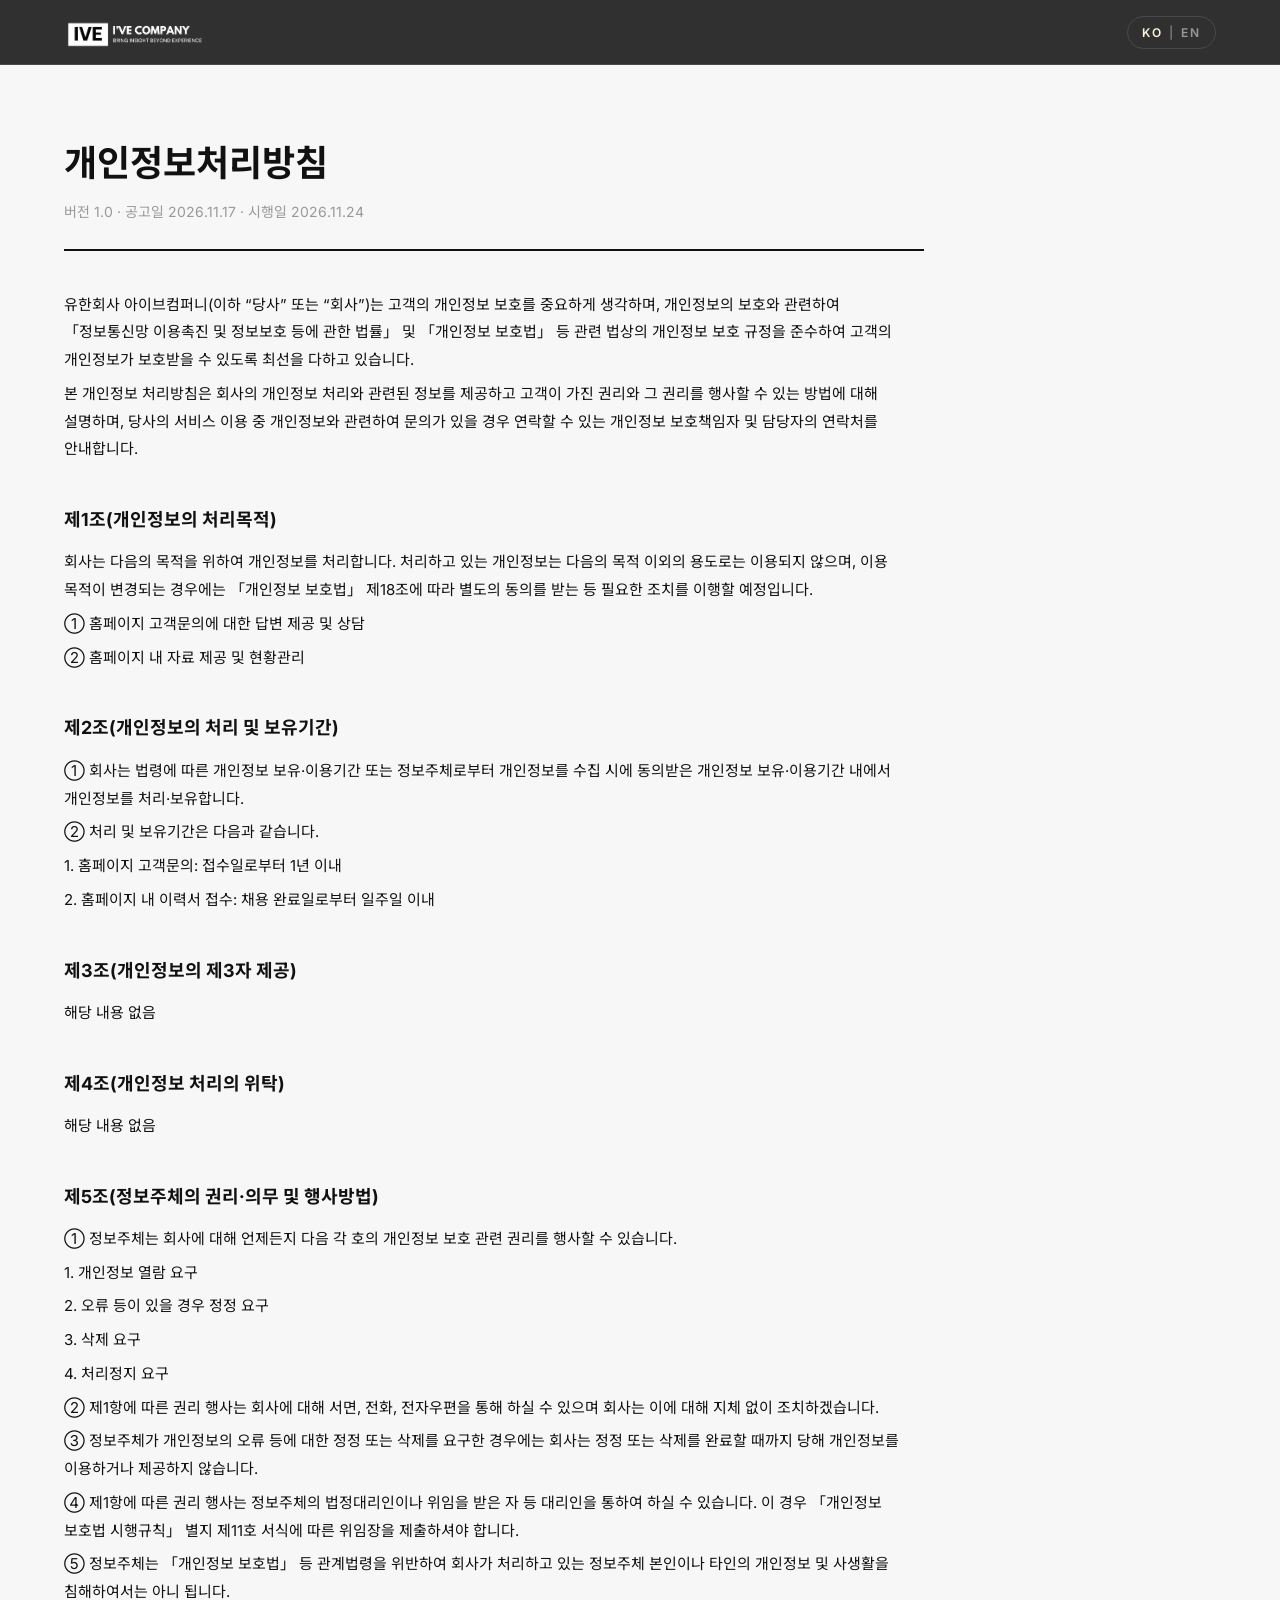
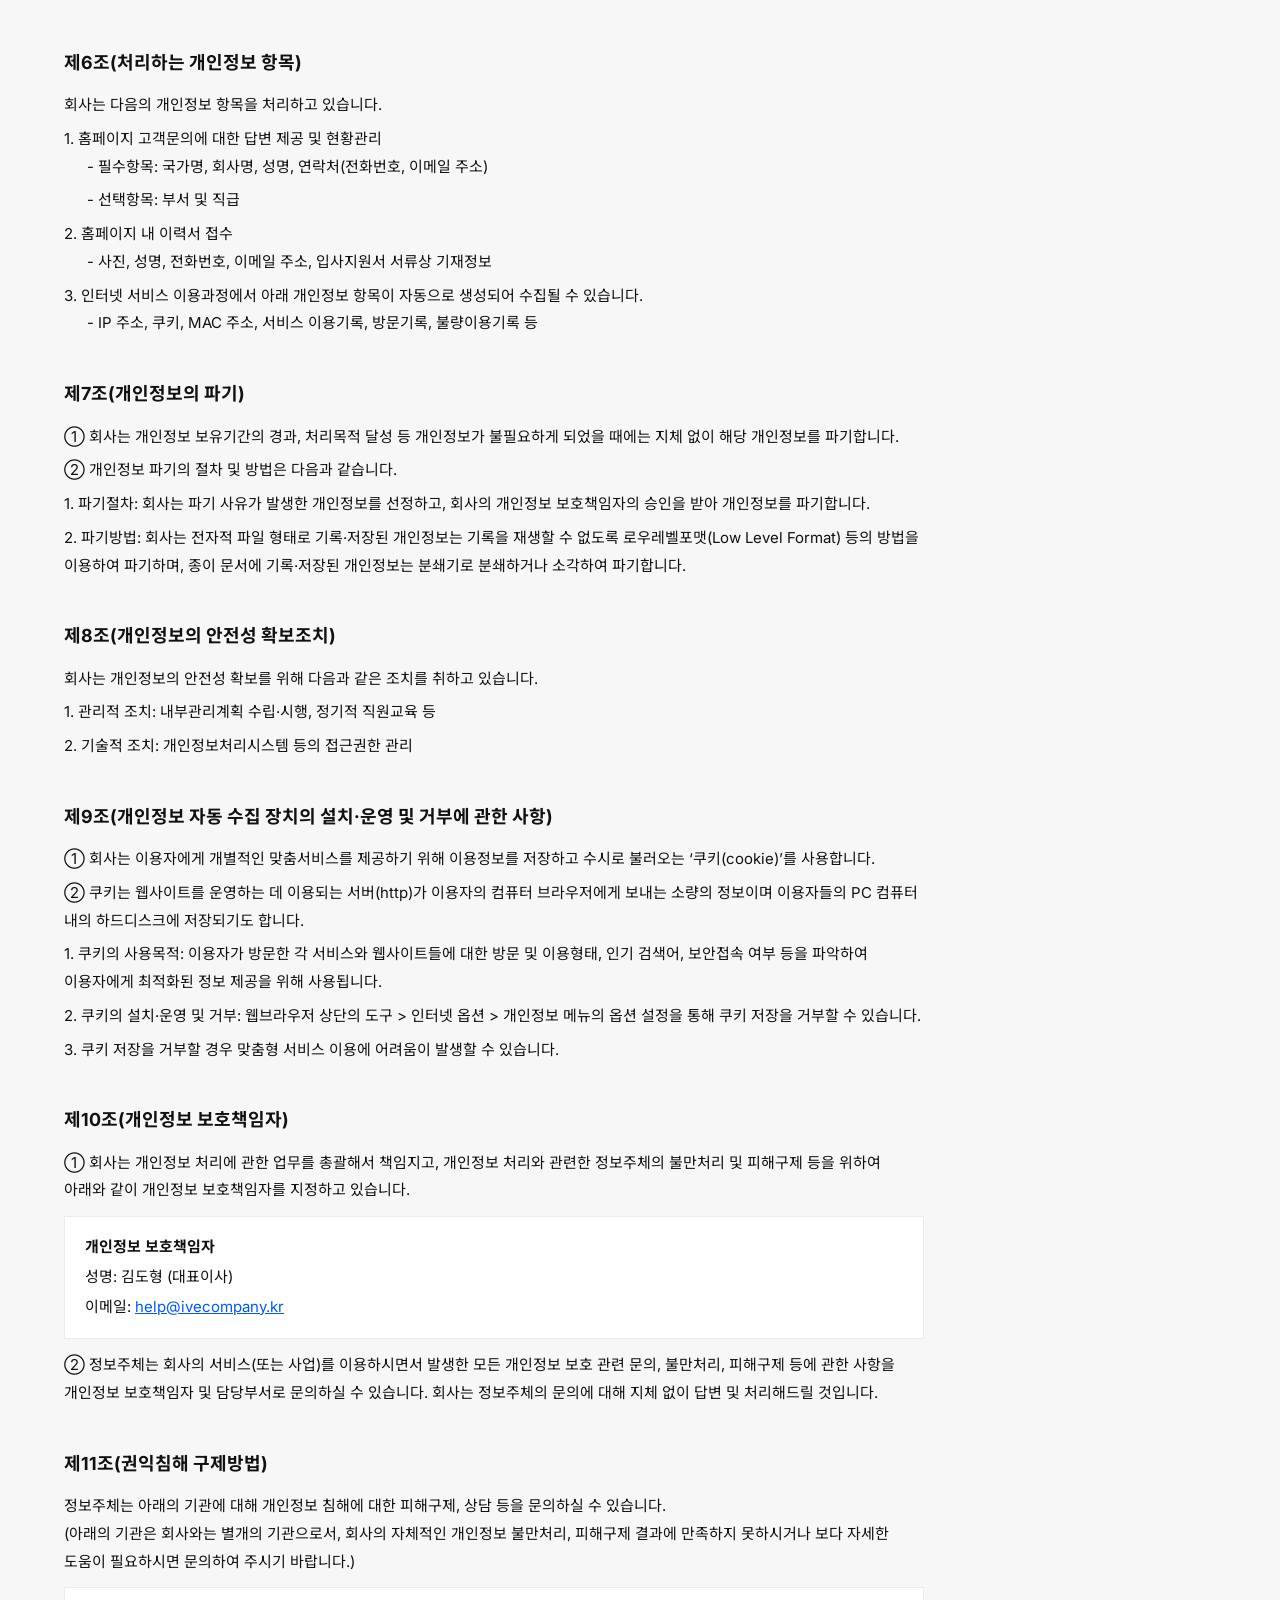
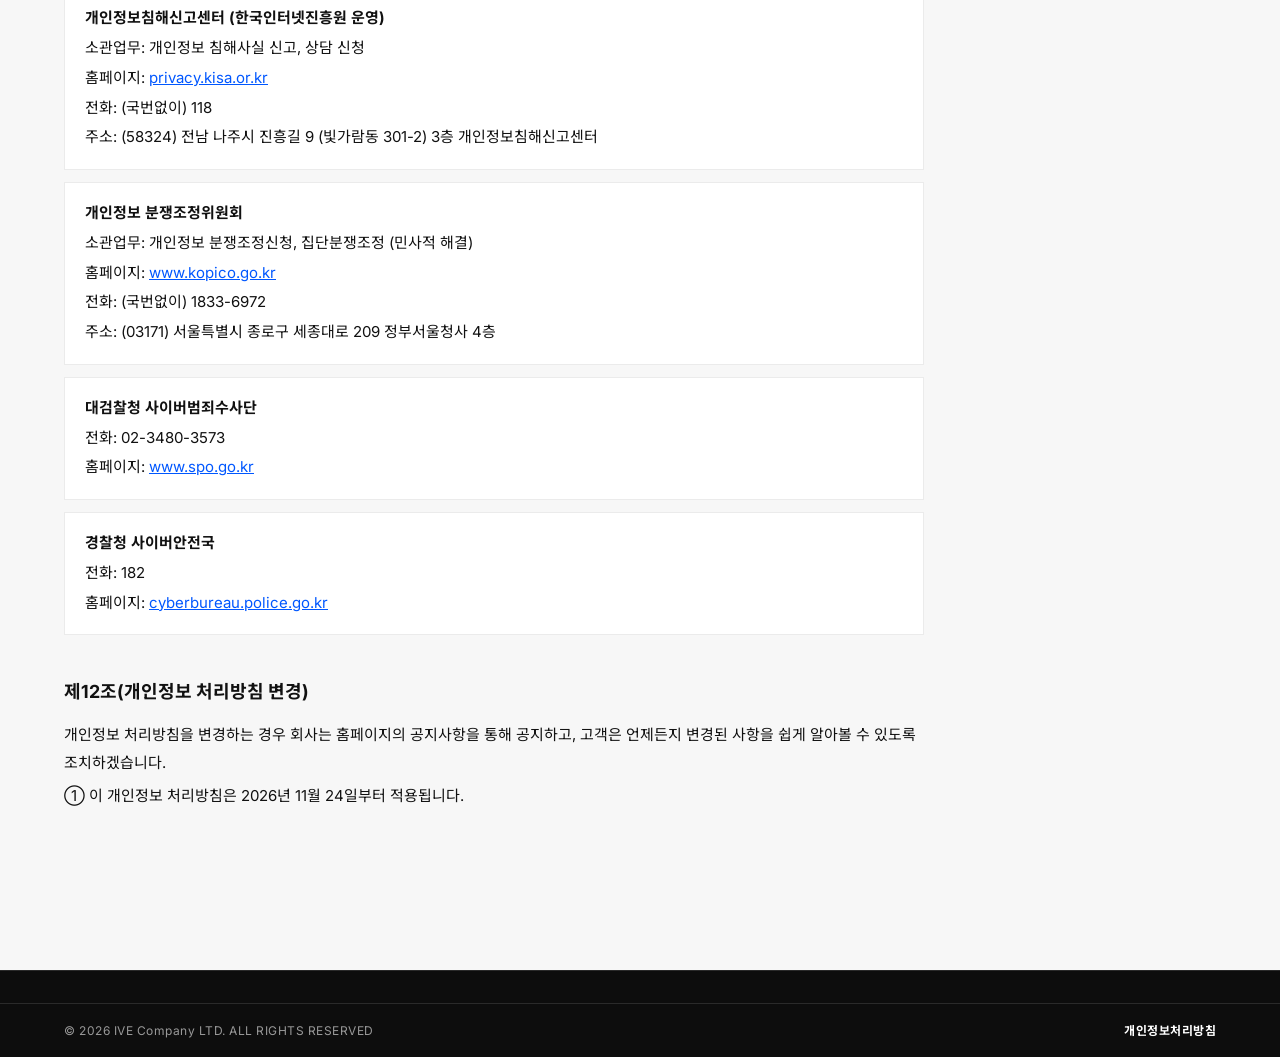
<file: privacy.html>
<!DOCTYPE html>
<html lang="ko" data-lang="ko">
<head>
  <meta charset="UTF-8" />
  <meta name="viewport" content="width=device-width, initial-scale=1.0" />
  <meta name="description" data-ko="유한회사 아이브컴퍼니 개인정보처리방침" data-en="IVE Company Privacy Policy" content="유한회사 아이브컴퍼니 개인정보처리방침" />
  <title>개인정보처리방침 | Privacy Policy — IVE Company</title>

  <link rel="preconnect" href="https://fonts.googleapis.com" />
  <link rel="preconnect" href="https://fonts.gstatic.com" crossorigin />
  <link rel="stylesheet" href="https://fonts.googleapis.com/css2?family=Inter:wght@400;600;700;900&family=Noto+Sans+KR:wght@400;500;700;800;900&display=swap" />

  <link rel="stylesheet" href="css/style.css" />
  <link rel="stylesheet" href="css/nav.css" />
  <link rel="stylesheet" href="css/footer.css" />
  <link rel="stylesheet" href="css/privacy.css" />

  <link rel="icon" type="image/png" href="assets/images/ive_company_logo.png" />
</head>
<body data-lang="ko">

  <nav id="main-nav" class="scrolled">
    <a href="index.html" class="logo" aria-label="IVE Company">
      <img src="assets/images/ive_company_logo.png" alt="IVE Company" />
    </a>
    <div class="nav-right">
      <button id="lang-toggle" aria-label="언어 전환">
        <span class="lang-opt" data-val="ko">KO</span>
        <span class="lang-sep">|</span>
        <span class="lang-opt" data-val="en">EN</span>
      </button>
    </div>
  </nav>

  <main class="pp-page">
    <div class="container">

      <!-- ===================== 국문 ===================== -->
      <article class="pp" lang="ko">
        <h1>개인정보처리방침</h1>
        <p class="pp-meta">버전 1.0 · 공고일 2026.11.17 · 시행일 2026.11.24</p>

        <p>유한회사 아이브컴퍼니(이하 “당사” 또는 “회사”)는 고객의 개인정보 보호를 중요하게 생각하며, 개인정보의 보호와 관련하여 「정보통신망 이용촉진 및 정보보호 등에 관한 법률」 및 「개인정보 보호법」 등 관련 법상의 개인정보 보호 규정을 준수하여 고객의 개인정보가 보호받을 수 있도록 최선을 다하고 있습니다.</p>
        <p>본 개인정보 처리방침은 회사의 개인정보 처리와 관련된 정보를 제공하고 고객이 가진 권리와 그 권리를 행사할 수 있는 방법에 대해 설명하며, 당사의 서비스 이용 중 개인정보와 관련하여 문의가 있을 경우 연락할 수 있는 개인정보 보호책임자 및 담당자의 연락처를 안내합니다.</p>

        <h2>제1조(개인정보의 처리목적)</h2>
        <p>회사는 다음의 목적을 위하여 개인정보를 처리합니다. 처리하고 있는 개인정보는 다음의 목적 이외의 용도로는 이용되지 않으며, 이용 목적이 변경되는 경우에는 「개인정보 보호법」 제18조에 따라 별도의 동의를 받는 등 필요한 조치를 이행할 예정입니다.</p>
        <ul>
          <li>① 홈페이지 고객문의에 대한 답변 제공 및 상담</li>
          <li>② 홈페이지 내 자료 제공 및 현황관리</li>
        </ul>

        <h2>제2조(개인정보의 처리 및 보유기간)</h2>
        <p>① 회사는 법령에 따른 개인정보 보유·이용기간 또는 정보주체로부터 개인정보를 수집 시에 동의받은 개인정보 보유·이용기간 내에서 개인정보를 처리·보유합니다.</p>
        <p>② 처리 및 보유기간은 다음과 같습니다.</p>
        <ul>
          <li>1. 홈페이지 고객문의: 접수일로부터 1년 이내</li>
          <li>2. 홈페이지 내 이력서 접수: 채용 완료일로부터 일주일 이내</li>
        </ul>

        <h2>제3조(개인정보의 제3자 제공)</h2>
        <p>해당 내용 없음</p>

        <h2>제4조(개인정보 처리의 위탁)</h2>
        <p>해당 내용 없음</p>

        <h2>제5조(정보주체의 권리·의무 및 행사방법)</h2>
        <p>① 정보주체는 회사에 대해 언제든지 다음 각 호의 개인정보 보호 관련 권리를 행사할 수 있습니다.</p>
        <ul>
          <li>1. 개인정보 열람 요구</li>
          <li>2. 오류 등이 있을 경우 정정 요구</li>
          <li>3. 삭제 요구</li>
          <li>4. 처리정지 요구</li>
        </ul>
        <p>② 제1항에 따른 권리 행사는 회사에 대해 서면, 전화, 전자우편을 통해 하실 수 있으며 회사는 이에 대해 지체 없이 조치하겠습니다.</p>
        <p>③ 정보주체가 개인정보의 오류 등에 대한 정정 또는 삭제를 요구한 경우에는 회사는 정정 또는 삭제를 완료할 때까지 당해 개인정보를 이용하거나 제공하지 않습니다.</p>
        <p>④ 제1항에 따른 권리 행사는 정보주체의 법정대리인이나 위임을 받은 자 등 대리인을 통하여 하실 수 있습니다. 이 경우 「개인정보 보호법 시행규칙」 별지 제11호 서식에 따른 위임장을 제출하셔야 합니다.</p>
        <p>⑤ 정보주체는 「개인정보 보호법」 등 관계법령을 위반하여 회사가 처리하고 있는 정보주체 본인이나 타인의 개인정보 및 사생활을 침해하여서는 아니 됩니다.</p>

        <h2>제6조(처리하는 개인정보 항목)</h2>
        <p>회사는 다음의 개인정보 항목을 처리하고 있습니다.</p>
        <ul>
          <li>1. 홈페이지 고객문의에 대한 답변 제공 및 현황관리
            <ul>
              <li>필수항목: 국가명, 회사명, 성명, 연락처(전화번호, 이메일 주소)</li>
              <li>선택항목: 부서 및 직급</li>
            </ul>
          </li>
          <li>2. 홈페이지 내 이력서 접수
            <ul>
              <li>사진, 성명, 전화번호, 이메일 주소, 입사지원서 서류상 기재정보</li>
            </ul>
          </li>
          <li>3. 인터넷 서비스 이용과정에서 아래 개인정보 항목이 자동으로 생성되어 수집될 수 있습니다.
            <ul>
              <li>IP 주소, 쿠키, MAC 주소, 서비스 이용기록, 방문기록, 불량이용기록 등</li>
            </ul>
          </li>
        </ul>

        <h2>제7조(개인정보의 파기)</h2>
        <p>① 회사는 개인정보 보유기간의 경과, 처리목적 달성 등 개인정보가 불필요하게 되었을 때에는 지체 없이 해당 개인정보를 파기합니다.</p>
        <p>② 개인정보 파기의 절차 및 방법은 다음과 같습니다.</p>
        <ul>
          <li>1. 파기절차: 회사는 파기 사유가 발생한 개인정보를 선정하고, 회사의 개인정보 보호책임자의 승인을 받아 개인정보를 파기합니다.</li>
          <li>2. 파기방법: 회사는 전자적 파일 형태로 기록·저장된 개인정보는 기록을 재생할 수 없도록 로우레벨포맷(Low Level Format) 등의 방법을 이용하여 파기하며, 종이 문서에 기록·저장된 개인정보는 분쇄기로 분쇄하거나 소각하여 파기합니다.</li>
        </ul>

        <h2>제8조(개인정보의 안전성 확보조치)</h2>
        <p>회사는 개인정보의 안전성 확보를 위해 다음과 같은 조치를 취하고 있습니다.</p>
        <ul>
          <li>1. 관리적 조치: 내부관리계획 수립·시행, 정기적 직원교육 등</li>
          <li>2. 기술적 조치: 개인정보처리시스템 등의 접근권한 관리</li>
        </ul>

        <h2>제9조(개인정보 자동 수집 장치의 설치·운영 및 거부에 관한 사항)</h2>
        <p>① 회사는 이용자에게 개별적인 맞춤서비스를 제공하기 위해 이용정보를 저장하고 수시로 불러오는 ‘쿠키(cookie)’를 사용합니다.</p>
        <p>② 쿠키는 웹사이트를 운영하는 데 이용되는 서버(http)가 이용자의 컴퓨터 브라우저에게 보내는 소량의 정보이며 이용자들의 PC 컴퓨터 내의 하드디스크에 저장되기도 합니다.</p>
        <ul>
          <li>1. 쿠키의 사용목적: 이용자가 방문한 각 서비스와 웹사이트들에 대한 방문 및 이용형태, 인기 검색어, 보안접속 여부 등을 파악하여 이용자에게 최적화된 정보 제공을 위해 사용됩니다.</li>
          <li>2. 쿠키의 설치·운영 및 거부: 웹브라우저 상단의 도구 &gt; 인터넷 옵션 &gt; 개인정보 메뉴의 옵션 설정을 통해 쿠키 저장을 거부할 수 있습니다.</li>
          <li>3. 쿠키 저장을 거부할 경우 맞춤형 서비스 이용에 어려움이 발생할 수 있습니다.</li>
        </ul>

        <h2>제10조(개인정보 보호책임자)</h2>
        <p>① 회사는 개인정보 처리에 관한 업무를 총괄해서 책임지고, 개인정보 처리와 관련한 정보주체의 불만처리 및 피해구제 등을 위하여 아래와 같이 개인정보 보호책임자를 지정하고 있습니다.</p>
        <div class="pp-box">
          <p><strong>개인정보 보호책임자</strong></p>
          <p>성명: 김도형 (대표이사)</p>
          <p>이메일: <a href="mailto:help@ivecompany.kr">help@ivecompany.kr</a></p>
        </div>
        <p>② 정보주체는 회사의 서비스(또는 사업)를 이용하시면서 발생한 모든 개인정보 보호 관련 문의, 불만처리, 피해구제 등에 관한 사항을 개인정보 보호책임자 및 담당부서로 문의하실 수 있습니다. 회사는 정보주체의 문의에 대해 지체 없이 답변 및 처리해드릴 것입니다.</p>

        <h2>제11조(권익침해 구제방법)</h2>
        <p>정보주체는 아래의 기관에 대해 개인정보 침해에 대한 피해구제, 상담 등을 문의하실 수 있습니다.<br />
          (아래의 기관은 회사와는 별개의 기관으로서, 회사의 자체적인 개인정보 불만처리, 피해구제 결과에 만족하지 못하시거나 보다 자세한 도움이 필요하시면 문의하여 주시기 바랍니다.)</p>
        <div class="pp-box">
          <p><strong>개인정보침해신고센터 (한국인터넷진흥원 운영)</strong></p>
          <ul>
            <li>소관업무: 개인정보 침해사실 신고, 상담 신청</li>
            <li>홈페이지: <a href="https://privacy.kisa.or.kr" target="_blank" rel="noopener">privacy.kisa.or.kr</a></li>
            <li>전화: (국번없이) 118</li>
            <li>주소: (58324) 전남 나주시 진흥길 9 (빛가람동 301-2) 3층 개인정보침해신고센터</li>
          </ul>
        </div>
        <div class="pp-box">
          <p><strong>개인정보 분쟁조정위원회</strong></p>
          <ul>
            <li>소관업무: 개인정보 분쟁조정신청, 집단분쟁조정 (민사적 해결)</li>
            <li>홈페이지: <a href="https://www.kopico.go.kr" target="_blank" rel="noopener">www.kopico.go.kr</a></li>
            <li>전화: (국번없이) 1833-6972</li>
            <li>주소: (03171) 서울특별시 종로구 세종대로 209 정부서울청사 4층</li>
          </ul>
        </div>
        <div class="pp-box">
          <p><strong>대검찰청 사이버범죄수사단</strong></p>
          <ul>
            <li>전화: 02-3480-3573</li>
            <li>홈페이지: <a href="https://www.spo.go.kr" target="_blank" rel="noopener">www.spo.go.kr</a></li>
          </ul>
        </div>
        <div class="pp-box">
          <p><strong>경찰청 사이버안전국</strong></p>
          <ul>
            <li>전화: 182</li>
            <li>홈페이지: <a href="https://cyberbureau.police.go.kr" target="_blank" rel="noopener">cyberbureau.police.go.kr</a></li>
          </ul>
        </div>

        <h2>제12조(개인정보 처리방침 변경)</h2>
        <p>개인정보 처리방침을 변경하는 경우 회사는 홈페이지의 공지사항을 통해 공지하고, 고객은 언제든지 변경된 사항을 쉽게 알아볼 수 있도록 조치하겠습니다.</p>
        <p>① 이 개인정보 처리방침은 2026년 11월 24일부터 적용됩니다.</p>
      </article>

      <!-- ===================== English ===================== -->
      <article class="pp" lang="en">
        <h1>Privacy Policy</h1>
        <p class="pp-meta">Version 1.0 · Announced Nov 17, 2026 · Effective Nov 24, 2026</p>

        <p>IVE Company LTD. (유한회사 아이브컴퍼니, hereinafter the “Company”) values the protection of its customers’ personal information and makes every effort to safeguard it in compliance with applicable laws, including the Act on Promotion of Information and Communications Network Utilization and Information Protection and the Personal Information Protection Act of the Republic of Korea.</p>
        <p>This Privacy Policy describes how the Company processes personal information, explains the rights customers have and how to exercise them, and provides contact details for the Chief Privacy Officer should you have any questions regarding personal information while using our services.</p>

        <h2>Article 1 (Purposes of Processing)</h2>
        <p>The Company processes personal information for the following purposes. Personal information will not be used for any purpose other than those listed below. If the purposes change, the Company will take necessary measures, such as obtaining separate consent, in accordance with Article 18 of the Personal Information Protection Act.</p>
        <ul>
          <li>① Responding to and consulting on customer inquiries submitted via the website</li>
          <li>② Providing materials on the website and managing their status</li>
        </ul>

        <h2>Article 2 (Processing and Retention Period)</h2>
        <p>① The Company processes and retains personal information within the retention and use period prescribed by law or agreed to by the data subject at the time of collection.</p>
        <p>② The processing and retention periods are as follows:</p>
        <ul>
          <li>1. Customer inquiries via the website: up to 1 year from the date of receipt</li>
          <li>2. Résumés submitted via the website: up to 1 week from the date the hiring process is completed</li>
        </ul>

        <h2>Article 3 (Provision to Third Parties)</h2>
        <p>Not applicable.</p>

        <h2>Article 4 (Outsourcing of Processing)</h2>
        <p>Not applicable.</p>

        <h2>Article 5 (Rights and Obligations of Data Subjects and How to Exercise Them)</h2>
        <p>① Data subjects may exercise the following rights with respect to the Company at any time:</p>
        <ul>
          <li>1. Request access to personal information</li>
          <li>2. Request correction of any errors</li>
          <li>3. Request deletion</li>
          <li>4. Request suspension of processing</li>
        </ul>
        <p>② The rights in Paragraph 1 may be exercised in writing, by telephone, or by email, and the Company will act on such requests without delay.</p>
        <p>③ Where a data subject requests correction or deletion of erroneous personal information, the Company will not use or provide that personal information until the correction or deletion is completed.</p>
        <p>④ The rights in Paragraph 1 may be exercised through an agent, such as a legal representative or a person authorized by the data subject. In this case, a power of attorney in the form prescribed in Annex Form No. 11 of the Enforcement Rules of the Personal Information Protection Act must be submitted.</p>
        <p>⑤ Data subjects must not infringe upon their own or others’ personal information or privacy being processed by the Company in violation of the Personal Information Protection Act or other relevant laws.</p>

        <h2>Article 6 (Personal Information Processed)</h2>
        <p>The Company processes the following personal information:</p>
        <ul>
          <li>1. Responding to and managing customer inquiries via the website
            <ul>
              <li>Required: country, company name, name, contact details (phone number, email address)</li>
              <li>Optional: department and job title</li>
            </ul>
          </li>
          <li>2. Résumé submissions via the website
            <ul>
              <li>Photo, name, phone number, email address, and information entered in the application documents</li>
            </ul>
          </li>
          <li>3. The following information may be automatically generated and collected while using internet services:
            <ul>
              <li>IP address, cookies, MAC address, service usage records, visit records, records of improper use, etc.</li>
            </ul>
          </li>
        </ul>

        <h2>Article 7 (Destruction of Personal Information)</h2>
        <p>① The Company destroys personal information without delay when it is no longer needed, such as when the retention period has expired or the purpose of processing has been achieved.</p>
        <p>② The procedure and method of destruction are as follows:</p>
        <ul>
          <li>1. Procedure: The Company selects the personal information subject to destruction and destroys it with the approval of the Company’s Chief Privacy Officer.</li>
          <li>2. Method: Personal information stored in electronic files is destroyed using methods such as low-level formatting so that it cannot be recovered. Personal information recorded on paper is shredded or incinerated.</li>
        </ul>

        <h2>Article 8 (Security Measures)</h2>
        <p>The Company takes the following measures to ensure the security of personal information:</p>
        <ul>
          <li>1. Administrative measures: establishing and implementing an internal management plan, regular staff training, etc.</li>
          <li>2. Technical measures: managing access rights to personal information processing systems</li>
        </ul>

        <h2>Article 9 (Installation, Operation and Refusal of Automatic Collection Devices)</h2>
        <p>① The Company uses “cookies,” which store and retrieve usage information, to provide users with personalized services.</p>
        <p>② A cookie is a small piece of information sent by the web server (http) to the user’s browser and may be stored on the hard disk of the user’s computer.</p>
        <ul>
          <li>1. Purpose: Cookies are used to understand visit and usage patterns for each service and website visited, popular search terms, secure connection status, etc., in order to provide optimized information to users.</li>
          <li>2. Installation, operation and refusal: You can refuse the storage of cookies through your web browser’s settings (e.g., Tools &gt; Internet Options &gt; Privacy).</li>
          <li>3. If you refuse cookies, you may experience difficulties using personalized services.</li>
        </ul>

        <h2>Article 10 (Chief Privacy Officer)</h2>
        <p>① The Company has designated the following Chief Privacy Officer, who is responsible for overall personal information processing and for handling complaints and remedies of data subjects related to personal information processing.</p>
        <div class="pp-box">
          <p><strong>Chief Privacy Officer</strong></p>
          <p>Name: Dohyung Kim (CEO)</p>
          <p>Email: <a href="mailto:help@ivecompany.kr">help@ivecompany.kr</a></p>
        </div>
        <p>② Data subjects may direct any inquiries, complaints, or requests for remedies related to personal information arising from use of the Company’s services (or business) to the Chief Privacy Officer and the responsible department. The Company will respond to and handle such inquiries without delay.</p>

        <h2>Article 11 (Remedies for Infringement of Rights)</h2>
        <p>Data subjects may contact the following organizations for remedies or consultation regarding infringement of personal information.<br />
          (These organizations are independent of the Company. Please contact them if you are not satisfied with the Company’s own complaint handling or remedies, or if you need further assistance.)</p>
        <div class="pp-box">
          <p><strong>Personal Information Infringement Report Center (operated by KISA)</strong></p>
          <ul>
            <li>Services: reporting personal information infringement, requesting consultation</li>
            <li>Website: <a href="https://privacy.kisa.or.kr" target="_blank" rel="noopener">privacy.kisa.or.kr</a></li>
            <li>Phone: 118 (no area code)</li>
            <li>Address: 3F, 9 Jinheung-gil, Naju-si, Jeollanam-do, 58324, Republic of Korea</li>
          </ul>
        </div>
        <div class="pp-box">
          <p><strong>Personal Information Dispute Mediation Committee</strong></p>
          <ul>
            <li>Services: dispute mediation, collective dispute mediation (civil resolution)</li>
            <li>Website: <a href="https://www.kopico.go.kr" target="_blank" rel="noopener">www.kopico.go.kr</a></li>
            <li>Phone: 1833-6972 (no area code)</li>
            <li>Address: 4F, Government Complex Seoul, 209 Sejong-daero, Jongno-gu, Seoul, 03171, Republic of Korea</li>
          </ul>
        </div>
        <div class="pp-box">
          <p><strong>Cyber Crime Investigation Division, Supreme Prosecutors’ Office</strong></p>
          <ul>
            <li>Phone: +82-2-3480-3573</li>
            <li>Website: <a href="https://www.spo.go.kr" target="_blank" rel="noopener">www.spo.go.kr</a></li>
          </ul>
        </div>
        <div class="pp-box">
          <p><strong>Cyber Bureau, Korean National Police Agency</strong></p>
          <ul>
            <li>Phone: 182</li>
            <li>Website: <a href="https://cyberbureau.police.go.kr" target="_blank" rel="noopener">cyberbureau.police.go.kr</a></li>
          </ul>
        </div>

        <h2>Article 12 (Changes to this Privacy Policy)</h2>
        <p>If this Privacy Policy is changed, the Company will announce it through the Notice section of the website so that customers can easily check the changes at any time.</p>
        <p>① This Privacy Policy is effective from November 24, 2026.</p>

        <p class="pp-note">This English version is provided for reference only. In the event of any discrepancy, the Korean version shall prevail.</p>
      </article>

    </div>
  </main>

  <footer id="footer">
    <div class="footer-bottom">
      <span>© 2026 IVE Company LTD. ALL RIGHTS RESERVED</span>
      <a class="footer-privacy" href="privacy.html?lang=ko" data-ko-href="privacy.html?lang=ko" data-en-href="privacy.html?lang=en" data-ko="개인정보처리방침" data-en="Privacy Policy">개인정보처리방침</a>
    </div>
  </footer>

  <script src="js/lang.js"></script>
</body>
</html>
</file>
<file: css/style.css>
/* ========================================================================
   IVE Company — style.css
   전역 스타일, CSS 변수, 리셋, 공통 컴포넌트
   ======================================================================== */

/* ---------- CSS Custom Properties ---------- */
:root {
  /* Color System */
  --color-bg-dark:    #0D0D0D;
  --color-bg-card:    #1A1A1A;
  --color-bg-light:   #F7F7F7;

  /* 라이트 섹션 기본 — 블루 액센트 */
  --color-accent:     #0057FF;
  --color-accent-hover: #003dc7;
  --color-accent-contrast: #FFFFFF; /* accent 배경 위 텍스트 색 */

  --color-text-white: #FFFFFF;
  --color-text-gray:  #999999;
  --color-text-dark:  #111111;
  --color-border:     rgba(255, 255, 255, 0.12);
  --color-border-light: rgba(0, 0, 0, 0.08);

  /* Typography */
  --font-sans: 'Inter', 'Noto Sans KR', 'Pretendard Variable', Pretendard, -apple-system, BlinkMacSystemFont, 'Apple SD Gothic Neo', 'Malgun Gothic', system-ui, sans-serif;

  /* Layout */
  --container-max: 1280px;
  --container-pad: clamp(20px, 5vw, 64px);
  --section-pad-y: clamp(80px, 12vw, 160px);

  /* Motion */
  --ease-out: cubic-bezier(0.22, 1, 0.36, 1);
  --ease-in-out: cubic-bezier(0.65, 0, 0.35, 1);
  --dur-fast: 0.25s;
  --dur-base: 0.45s;
  --dur-slow: 0.8s;
}

/* ----------
   다크 섹션(Hero / Team / Footer / Nav)에서는 액센트 컬러를 크림톤으로 자동 전환.
   이 섹션들 내부의 어떤 요소든 var(--color-accent)를 참조하면 아래 값이 적용됨.
   ---------- */
.hero,
.team,
#footer,
#main-nav {
  --color-accent: #FBF2D9;        /* 크림 / 웜 베이지 */
  --color-accent-hover: #e9ddb8;
  --color-accent-contrast: #111111; /* 크림 배경 위 어두운 텍스트 */
}

/* ---------- Reset ---------- */
*, *::before, *::after { box-sizing: border-box; }
html { scroll-behavior: smooth; -webkit-text-size-adjust: 100%; }
body {
  margin: 0;
  padding: 0;
  font-family: var(--font-sans);
  font-weight: 400;
  font-size: 16px;
  line-height: 1.75;
  color: var(--color-text-dark);
  background: var(--color-bg-dark);
  -webkit-font-smoothing: antialiased;
  -moz-osx-font-smoothing: grayscale;
  overflow-x: hidden;
  /* 한글 어절 단위로 줄바꿈 (마지막 글자만 떨어지는 현상 방지) */
  word-break: keep-all;
  overflow-wrap: break-word;
}
body.nav-open { overflow: hidden; }

img, video, svg { display: block; max-width: 100%; height: auto; }
button { font-family: inherit; cursor: pointer; border: none; background: none; color: inherit; }
a { color: inherit; text-decoration: none; transition: color var(--dur-fast) var(--ease-out); }
ul, ol { list-style: none; padding: 0; margin: 0; }
h1, h2, h3, h4, h5, h6, p { margin: 0; }
input, textarea {
  font-family: inherit;
  font-size: inherit;
  color: inherit;
  border: none;
  outline: none;
  background: none;
}

/* ---------- Layout ---------- */
.container {
  width: 100%;
  max-width: var(--container-max);
  margin: 0 auto;
  padding-left: var(--container-pad);
  padding-right: var(--container-pad);
}

section {
  position: relative;
  padding: var(--section-pad-y) 0;
}

/* ---------- Common Typography ---------- */
.section-label {
  display: inline-block;
  font-size: 14px;
  font-weight: 900;
  letter-spacing: 3px;
  text-transform: uppercase;
  color: #000;
  margin-bottom: 24px;
}

.team .section-label {
  color: var(--color-accent);
}

.section-title {
  font-size: clamp(24px, 2.4vw, 32px);
  font-weight: 600;
  line-height: 1.5;
  letter-spacing: -0.4px;
  margin-bottom: 56px;
  max-width: 820px;
}

.section-desc {
  max-width: 640px;
  font-size: clamp(16px, 1.3vw, 18px);
  line-height: 1.75;
  color: var(--color-text-gray);
  margin-bottom: 64px;
}

/* ---------- Buttons ---------- */
.btn-primary,
.btn-outline {
  display: inline-flex;
  align-items: center;
  justify-content: center;
  gap: 8px;
  padding: 16px 32px;
  font-size: 14px;
  font-weight: 600;
  letter-spacing: 0.5px;
  border-radius: 0;
  text-transform: none;
  cursor: pointer;
  transition:
    background var(--dur-fast) var(--ease-out),
    color var(--dur-fast) var(--ease-out),
    border-color var(--dur-fast) var(--ease-out),
    transform var(--dur-fast) var(--ease-out);
}

.btn-primary {
  background: var(--color-accent);
  color: var(--color-accent-contrast);
}
.btn-primary:hover { background: var(--color-accent-hover); transform: translateY(-2px); }

/* ---------- Contact Pill (재사용 CTA) ---------- */
.contact-pill {
  display: inline-flex;
  align-items: center;
  gap: 10px;
  padding: 12px 22px;
  font-size: 13px;
  font-weight: 700;
  letter-spacing: 1.5px;
  text-transform: uppercase;
  color: var(--color-accent-contrast);
  background: var(--color-accent);
  border-radius: 999px;
  align-self: flex-start;
  transition:
    background var(--dur-fast) var(--ease-out),
    transform var(--dur-fast) var(--ease-out),
    box-shadow var(--dur-fast) var(--ease-out);
}
.contact-pill:hover {
  background: var(--color-accent-hover);
  transform: translateY(-2px);
  box-shadow: 0 12px 28px -12px currentColor;
}
.contact-pill-arrow {
  display: inline-block;
  font-size: 14px;
  transition: transform var(--dur-fast) var(--ease-out);
}
.contact-pill:hover .contact-pill-arrow { transform: translateX(4px); }

.btn-outline {
  background: transparent;
  color: var(--color-text-white);
  border: 1px solid rgba(255, 255, 255, 0.5);
}
.btn-outline:hover {
  background: var(--color-text-white);
  color: var(--color-text-dark);
  border-color: var(--color-text-white);
  transform: translateY(-2px);
}

/* ---------- Custom Cursor ---------- */
.cursor,
.cursor-dot {
  position: fixed;
  top: 0;
  left: 0;
  pointer-events: none;
  z-index: 9999;
  mix-blend-mode: difference;
  transform: translate(-50%, -50%);
  transition: transform 0.08s linear, width 0.2s var(--ease-out), height 0.2s var(--ease-out), opacity 0.2s;
  opacity: 0;
}
.cursor {
  width: 32px;
  height: 32px;
  border: 1px solid #fff;
  border-radius: 50%;
}
.cursor-dot {
  width: 5px;
  height: 5px;
  background: #fff;
  border-radius: 50%;
}
.cursor.active { width: 56px; height: 56px; }
.cursor.visible, .cursor-dot.visible { opacity: 1; }

@media (hover: none), (max-width: 1024px) {
  .cursor, .cursor-dot { display: none; }
}

/* ---------- Selection ---------- */
::selection { background: var(--color-accent); color: #fff; }

/* ---------- Reveal base (for GSAP fallback) ---------- */
.reveal { opacity: 0; transform: translateY(40px); }

/* ---------- Reduced motion ---------- */
@media (prefers-reduced-motion: reduce) {
  *, *::before, *::after {
    animation-duration: 0.001s !important;
    transition-duration: 0.001s !important;
  }
  html { scroll-behavior: auto; }
  .reveal { opacity: 1; transform: none; }
}

/* ---------- Notice Popup (공고) ---------- */
body:has(.notice-popup[open]) { overflow: hidden; }
.notice-popup {
  width: min(720px, calc(100% - 32px));
  max-height: calc(100dvh - 32px);
  padding: 0;
  border: 0;
  border-radius: 12px;
  background: #fff;
  color: var(--color-text-dark);
  box-shadow: 0 24px 64px rgba(0, 0, 0, 0.35);
  overflow: hidden;
}
.notice-popup[open] { display: flex; flex-direction: column; }
.notice-popup::backdrop { background: rgba(0, 0, 0, 0.6); }
.notice-body {
  overflow-y: auto;
  padding: clamp(24px, 5vw, 40px);
}

/* 공고 본문 서식 — 팝업과 공지사항 게시판 공용 */
.notice-doc { font-size: 15px; line-height: 1.8; }
.notice-doc h2 {
  margin: 0 0 24px;
  font-size: clamp(18px, 3vw, 22px);
  font-weight: 700;
  line-height: 1.4;
  text-align: center;
  word-break: keep-all;
}
.notice-doc p { margin: 0 0 16px; text-align: justify; word-break: keep-all; }
@media (max-width: 600px) { .notice-doc p { text-align: left; } }
.notice-doc em { font-style: normal; font-weight: 700; color: var(--color-accent); }
.notice-table-wrap { overflow-x: auto; }
.notice-doc table { width: 100%; border-collapse: collapse; white-space: nowrap; }
.notice-doc th,
.notice-doc td { border: 1px solid #999; padding: 6px 12px; }
.notice-doc th { font-weight: 700; }
.notice-doc td { text-align: right; }
.notice-doc td:first-child { text-align: center; }
.notice-doc .notice-date { margin: 28px 0; text-align: center; }
.notice-doc address { font-style: normal; }
.notice-actions {
  display: flex;
  border-top: 1px solid var(--color-border-light);
}
.notice-actions button {
  flex: 1;
  padding: 14px;
  border: 0;
  background: #f2f2f2;
  font: inherit;
  font-size: 14px;
  color: var(--color-text-dark);
  cursor: pointer;
}
.notice-actions button + button { background: var(--color-text-dark); color: #fff; }
.notice-actions button:hover { opacity: 0.85; }

/* ---------- Notice Section (공지사항 게시판) ---------- */
.notice-section {
  padding-top: 0;               /* 앞 섹션(career)도 밝은 배경이라 위 여백 중복 */
  background: var(--color-bg-light);
  color: var(--color-text-dark);
}
.board { border-top: 2px solid var(--color-text-dark); }
.board-head,
.board-item > summary {
  display: grid;
  grid-template-columns: 72px 1fr 120px;
  align-items: center;
  gap: 16px;
  padding: 18px 12px;
  border-bottom: 1px solid var(--color-border-light);
}
.board-head {
  font-size: 13px;
  font-weight: 700;
  letter-spacing: 1px;
  color: var(--color-text-gray);
  text-align: center;
}
.board-head span:nth-child(2) { text-align: left; }
.board-item > summary {
  cursor: pointer;
  list-style: none;
  transition: background var(--dur-fast) var(--ease-out);
}
.board-item > summary::-webkit-details-marker { display: none; }
.board-item > summary:hover { background: rgba(0, 0, 0, 0.03); }
.board-item > summary:hover .board-title,
.board-item[open] > summary .board-title { color: var(--color-accent); }
.board-no,
.board-date { font-size: 14px; color: var(--color-text-gray); text-align: center; }
.board-title {
  font-size: 16px;
  font-weight: 600;
  line-height: 1.5;
  word-break: keep-all;
  transition: color var(--dur-fast) var(--ease-out);
}
.board-content {
  padding: clamp(24px, 4vw, 40px) 12px;
  background: #fff;
  border-bottom: 1px solid var(--color-border-light);
}
@media (max-width: 600px) {
  .board-head { display: none; }
  .board-item > summary { grid-template-columns: 1fr; gap: 6px; }
  .board-no { display: none; }
  .board-date { text-align: left; }
}
.notice-doc a { color: var(--color-accent); text-decoration: underline; }
</file>
<file: css/nav.css>
/* ========================================================================
   Navigation
   ======================================================================== */
#main-nav {
  position: fixed;
  top: 0;
  left: 0;
  width: 100%;
  z-index: 1000;
  display: flex;
  align-items: center;
  justify-content: space-between;
  padding: 20px var(--container-pad);
  background: transparent;
  transition:
    background var(--dur-base) var(--ease-out),
    backdrop-filter var(--dur-base) var(--ease-out),
    padding var(--dur-base) var(--ease-out),
    border-color var(--dur-base) var(--ease-out);
  border-bottom: 1px solid transparent;
}

#main-nav.scrolled {
  background: rgba(13, 13, 13, 0.85);
  backdrop-filter: blur(14px);
  -webkit-backdrop-filter: blur(14px);
  padding: 14px var(--container-pad);
  border-bottom-color: var(--color-border);
}

/* Logo */
#main-nav .logo {
  display: inline-flex;
  align-items: center;
  z-index: 2;
}
#main-nav .logo img {
  height: 44px;
  width: auto;
  filter: invert(1);
  transition: transform var(--dur-fast) var(--ease-out), height var(--dur-base) var(--ease-out);
}
#main-nav.scrolled .logo img { height: 36px; }
#main-nav .logo:hover img { transform: scale(1.04); }

/* Nav links */
.nav-links {
  display: flex;
  align-items: center;
  gap: 32px;
}
.nav-links a {
  position: relative;
  font-size: 14px;
  font-weight: 500;
  letter-spacing: 0.5px;
  color: var(--color-text-white);
  padding: 6px 2px;
}
.nav-links a::after {
  content: '';
  position: absolute;
  left: 0;
  bottom: 0;
  width: 0;
  height: 1px;
  background: var(--color-accent);
  transition: width var(--dur-fast) var(--ease-out);
}
.nav-links a:hover::after,
.nav-links a.active::after { width: 100%; }
.nav-links a.active { color: var(--color-accent); }

/* Right side */
.nav-right {
  display: flex;
  align-items: center;
  gap: 16px;
  z-index: 2;
}

#lang-toggle {
  display: inline-flex;
  align-items: center;
  gap: 6px;
  font-size: 12px;
  font-weight: 600;
  letter-spacing: 2px;
  color: var(--color-text-white);
  padding: 8px 14px;
  border: 1px solid var(--color-border);
  border-radius: 999px;
  transition: border-color var(--dur-fast) var(--ease-out), background var(--dur-fast) var(--ease-out);
}
#lang-toggle:hover { border-color: rgba(255,255,255,0.4); }
#lang-toggle .lang-opt { opacity: 0.5; transition: opacity var(--dur-fast) var(--ease-out); }
#lang-toggle .lang-sep { opacity: 0.35; }
body[data-lang="ko"] #lang-toggle .lang-opt[data-val="ko"],
body[data-lang="en"] #lang-toggle .lang-opt[data-val="en"] { opacity: 1; color: var(--color-accent); }

/* Hamburger */
.hamburger {
  display: none;
  width: 40px;
  height: 40px;
  flex-direction: column;
  align-items: center;
  justify-content: center;
  gap: 5px;
  z-index: 2;
}
.hamburger span {
  display: block;
  width: 22px;
  height: 2px;
  background: var(--color-text-white);
  transition: transform var(--dur-fast) var(--ease-out), opacity var(--dur-fast) var(--ease-out);
}
body.nav-open .hamburger span:nth-child(1) { transform: translateY(7px) rotate(45deg); }
body.nav-open .hamburger span:nth-child(2) { opacity: 0; }
body.nav-open .hamburger span:nth-child(3) { transform: translateY(-7px) rotate(-45deg); }

/* Mobile */
@media (max-width: 1024px) {
  .nav-links {
    position: fixed;
    inset: 0;
    left: 0;
    top: 0;
    width: 100%;
    height: 100vh;
    flex-direction: column;
    justify-content: center;
    gap: 24px;
    background: rgba(13, 13, 13, 0.97);
    backdrop-filter: blur(20px);
    opacity: 0;
    pointer-events: none;
    transition: opacity var(--dur-base) var(--ease-out);
  }
  .nav-links a { font-size: 28px; font-weight: 700; }
  body.nav-open .nav-links { opacity: 1; pointer-events: auto; }
  .hamburger { display: inline-flex; }
  #lang-toggle { padding: 6px 10px; font-size: 11px; }
}
</file>
<file: css/footer.css>
/* ========================================================================
   Footer — 미니멀 구조 (로고·Contact | 사이트맵 | 하단 저작권·소셜)
   ======================================================================== */
#footer {
  background: var(--color-bg-dark);
  color: var(--color-text-white);
  padding: 32px 0 0;
  border-top: 1px solid var(--color-border);
}

.footer-top {
  display: flex;
  align-items: center;
  justify-content: space-between;
  gap: 24px;
  padding-bottom: 24px;
  flex-wrap: wrap;
}

/* ---------- Brand ---------- */
.footer-brand {
  display: flex;
  flex-direction: column;
  align-items: flex-start;
  gap: 20px;
}

.footer-logo {
  width: 180px;
  height: auto;
  filter: invert(1);
}

/* Contact pill — footer-nav 내부 inline 사이즈/대비 강화 */
#footer .contact-pill {
  margin: 0 0 0 12px;
  padding: 10px 20px;
  font-size: 13px;
  font-weight: 800;
  letter-spacing: 1.5px;
  background: #fff;
  color: #0D0D0D;
}
#footer .contact-pill:hover {
  background: var(--color-accent);
  color: #111;
}

/* ---------- Links 영역 (사이트맵 + 소셜 세로 스택) ---------- */
.footer-links {
  display: flex;
  flex-direction: column;
  align-items: flex-end;
  gap: 20px;
}

.footer-nav {
  display: flex;
  flex-wrap: wrap;
  align-items: center;
  justify-content: flex-end;
  gap: 28px;
}

.footer-nav a {
  position: relative;
  font-size: 14px;
  font-weight: 500;
  letter-spacing: 0.3px;
  color: var(--color-text-white);
  transition: color var(--dur-fast) var(--ease-out);
}
.footer-nav a::after {
  content: '';
  position: absolute;
  left: 0;
  bottom: -4px;
  width: 0;
  height: 1px;
  background: var(--color-accent);
  transition: width var(--dur-fast) var(--ease-out);
}
.footer-nav a:hover { color: var(--color-accent); }
.footer-nav a:hover::after { width: 100%; }

.footer-social {
  display: inline-flex;
  justify-content: flex-end;
  gap: 20px;
}
.footer-social a {
  font-size: 12px;
  font-weight: 500;
  letter-spacing: 1px;
  color: var(--color-text-gray);
  transition: color var(--dur-fast) var(--ease-out);
}
.footer-social a:hover { color: var(--color-accent); }

/* ---------- Bottom ---------- */
.footer-bottom {
  padding: 16px var(--container-pad);
  max-width: var(--container-max);
  margin: 0 auto;
  border-top: 1px solid var(--color-border);
  font-size: 12px;
  letter-spacing: 0.5px;
  color: var(--color-text-gray);
  display: flex;
  flex-wrap: wrap;
  justify-content: space-between;
  gap: 8px 24px;
}
.footer-privacy { font-weight: 700; color: var(--color-text-white); }
.footer-privacy:hover { color: var(--color-accent); }

/* ---------- Responsive ---------- */
@media (max-width: 768px) {
  .footer-top {
    flex-direction: column;
    align-items: flex-start;
    gap: 32px;
    padding-bottom: 40px;
  }
  .footer-links { align-items: flex-start; }
  .footer-nav,
  .footer-social { justify-content: flex-start; }
  .footer-nav { gap: 20px 24px; }
}

@media (max-width: 640px) {
  #footer { padding-top: 24px; }
  .footer-logo { width: 140px; }
  .footer-bottom { padding: 14px var(--container-pad); }
  .footer-social { gap: 16px; }
}
</file>
<file: css/privacy.css>
/* ========================================================================
   Privacy Policy (privacy.html) — KO/EN 본문은 body[data-lang] 으로 전환
   ======================================================================== */
body[data-lang="ko"] .pp[lang="en"],
body[data-lang="en"] .pp[lang="ko"] { display: none; }

.pp-page {
  padding: 140px 0 var(--section-pad-y);
  background: var(--color-bg-light);
  color: var(--color-text-dark);
}
.pp { max-width: 860px; font-size: 15px; line-height: 1.85; }
.pp h1 { font-size: clamp(26px, 3vw, 36px); font-weight: 700; line-height: 1.3; }
.pp-meta {
  margin: 12px 0 40px !important;
  padding-bottom: 24px;
  border-bottom: 2px solid var(--color-text-dark);
  font-size: 14px;
  color: var(--color-text-gray);
}
.pp h2 { margin: 40px 0 12px; font-size: 18px; font-weight: 700; }
.pp p, .pp li { margin-bottom: 6px; }
.pp ul ul { padding-left: 1.5em; }
.pp ul ul li::before { content: '- '; }
.pp a { color: var(--color-accent); text-decoration: underline; }
.pp-box {
  margin: 12px 0;
  padding: 16px 20px;
  background: #fff;
  border: 1px solid var(--color-border-light);
}
.pp-box p, .pp-box li { margin-bottom: 2px; }
.pp-note { margin-top: 40px; font-size: 13px; color: var(--color-text-gray); }
</file>
